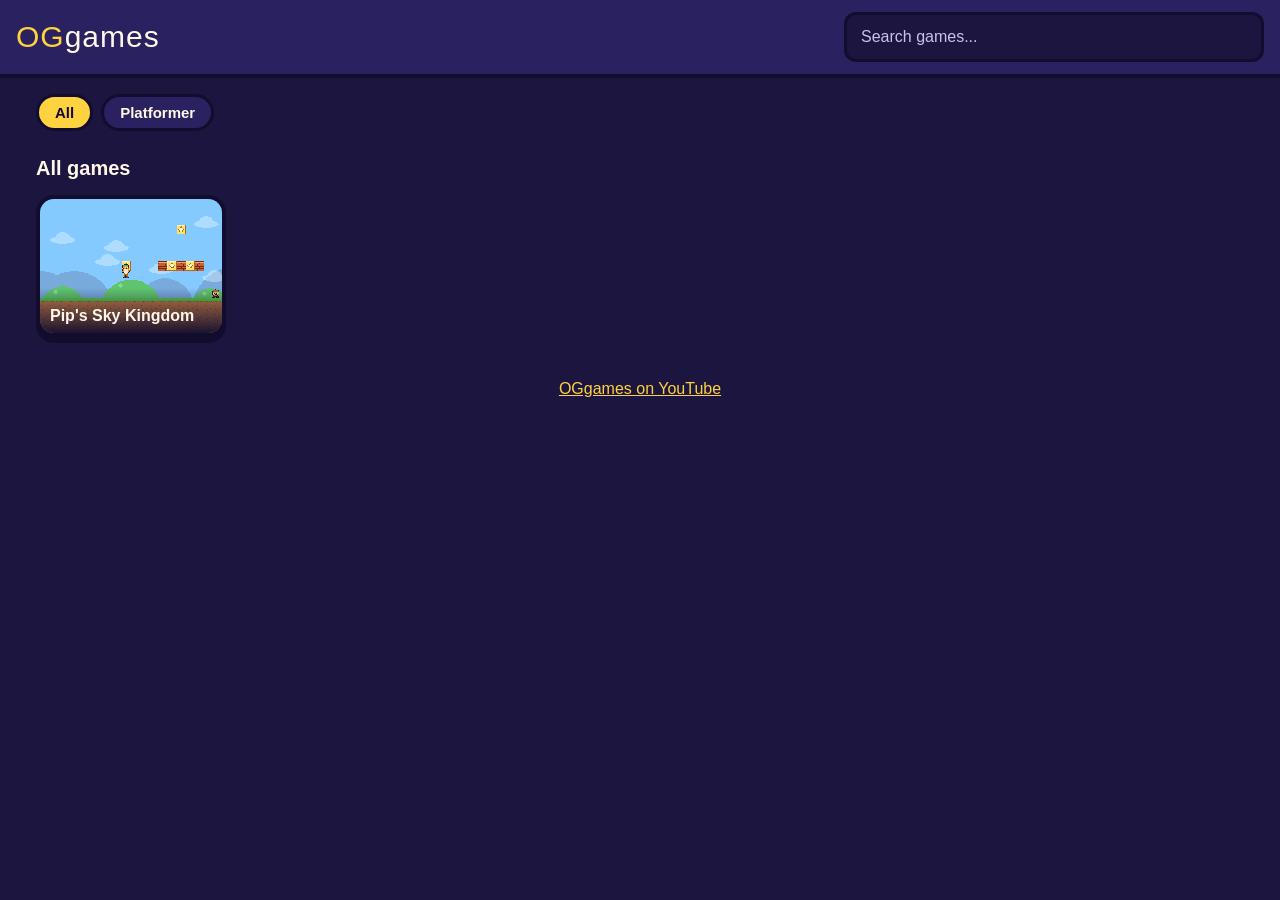
<file: index.html>
<!doctype html>
<html lang="en">
<head>
<meta charset="utf-8">
<meta name="viewport" content="width=device-width, initial-scale=1">
<title>OGgames - Free games you can play right now</title>
<meta name="description" content="Free browser games on OGgames. No downloads, just click and play.">
<link rel="stylesheet" href="assets/style.css">
</head>
<body>
<header class="top">
  <a class="logo" href="index.html"><span>OG</span>games</a>
  <label class="search">
    <span class="sr">Search games</span>
    <input id="search" type="search" placeholder="Search games..." autocomplete="off">
  </label>
  <a class="btn ghost top-link" href="feedback.html" data-feedback hidden>Feedback</a>
</header>

<main class="page">
  <nav id="chips" class="chips" aria-label="Game categories"></nav>
  <section id="recent-wrap" hidden>
    <h2>Keep playing</h2>
    <div id="recent" class="grid"></div>
  </section>
  <section>
    <h2 id="grid-title">All games</h2>
    <div id="grid" class="grid"></div>
    <p id="empty" class="empty" hidden>No games match that search.</p>
  </section>
</main>

<footer class="foot">
  <a href="https://www.youtube.com/channel/UCQ1P8B75CzSpf7KZPjvYejQ" target="_blank" rel="noopener">OGgames on YouTube</a>
  <span data-feedback hidden>&nbsp;&middot;&nbsp; <a href="feedback.html">Send feedback or report a bug</a></span>
</footer>

<script src="games.js"></script>
<script src="assets/feedback-config.js"></script>
<script src="assets/app.js"></script>
<script>OG.home();</script>
</body>
</html>
</file>
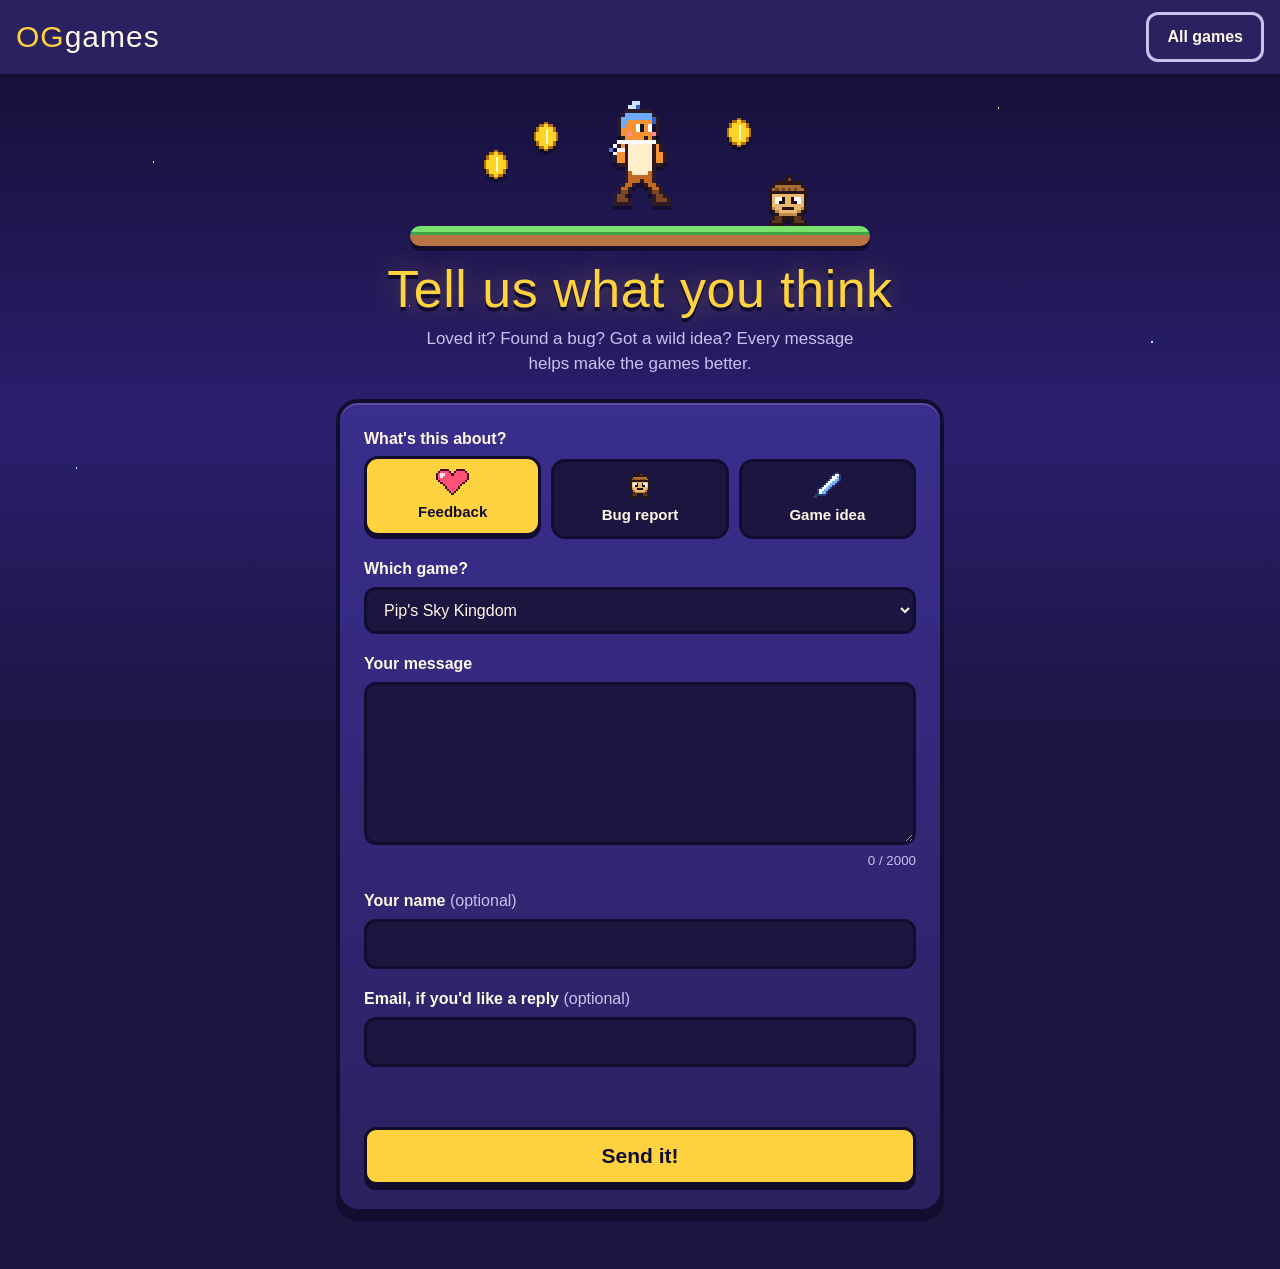
<file: feedback.html>
<!doctype html>
<html lang="en">
<head>
<meta charset="utf-8">
<meta name="viewport" content="width=device-width, initial-scale=1">
<title>Feedback - OGgames</title>
<meta name="description" content="Send feedback or report a bug in a game on OGgames.">
<link rel="stylesheet" href="assets/style.css">
<link rel="stylesheet" href="assets/feedback.css">
</head>
<body class="fb-body">
<header class="top">
  <a class="logo" href="index.html"><span>OG</span>games</a>
  <a class="btn ghost" href="index.html">All games</a>
</header>

<main class="fb-page">
  <section class="fb-hero">
    <div class="fb-scene" aria-hidden="true">
      <img class="fb-coin c1" src="assets/art/coin.svg" alt="">
      <img class="fb-coin c2" src="assets/art/coin.svg" alt="">
      <img class="fb-coin c3" src="assets/art/coin.svg" alt="">
      <img class="fb-pip" src="assets/art/pip-fly.svg" alt="">
      <img class="fb-nut" src="assets/art/nutling.svg" alt="">
      <div class="fb-ground"></div>
    </div>
    <h1>Tell us what you think</h1>
    <p>Loved it? Found a bug? Got a wild idea? Every message helps make the games better.</p>
  </section>

  <form id="fb-form" class="fb-card" novalidate>
    <fieldset class="fb-types">
      <legend>What's this about?</legend>
      <label><input type="radio" name="type" value="Feedback" checked><span><img src="assets/art/heart.svg" alt="">Feedback</span></label>
      <label><input type="radio" name="type" value="Bug report"><span><img src="assets/art/nutling.svg" alt="">Bug report</span></label>
      <label><input type="radio" name="type" value="Game idea"><span><img src="assets/art/feather.svg" alt="">Game idea</span></label>
    </fieldset>

    <label class="fb-field">
      <span>Which game?</span>
      <select id="fb-game" name="game"></select>
    </label>

    <label class="fb-field" id="fb-steps-wrap" hidden>
      <span>How can we make the bug happen?</span>
      <textarea id="fb-steps" name="steps" rows="3" maxlength="1000" placeholder="1. I went to World 2&#10;2. I jumped into the lava&#10;3. ..."></textarea>
    </label>

    <label class="fb-field">
      <span id="fb-message-label">Your message</span>
      <textarea id="fb-message" name="message" rows="6" maxlength="2000" required aria-describedby="fb-count"></textarea>
      <small id="fb-count" class="fb-count">0 / 2000</small>
    </label>

    <label class="fb-field">
      <span>Your name <em>(optional)</em></span>
      <input id="fb-name" name="name" type="text" maxlength="60" autocomplete="nickname">
    </label>

    <label class="fb-field">
      <span>Email, if you'd like a reply <em>(optional)</em></span>
      <input id="fb-email" name="email" type="email" maxlength="120" autocomplete="email">
    </label>

    <!-- bots fill this in, people never see it -->
    <input class="fb-trap" id="fb-website" name="website" type="text" tabindex="-1" autocomplete="off" aria-hidden="true">

    <p id="fb-device-note" class="fb-note" hidden>Bug reports also include your browser and device type, to help track the bug down.</p>
    <p id="fb-status" class="fb-status" role="status" aria-live="polite"></p>
    <button id="fb-send" class="btn fb-send" type="submit">Send it!</button>
  </form>

  <section id="fb-thanks" class="fb-card fb-thanks" hidden tabindex="-1">
    <img src="assets/art/pip-fly.svg" alt="">
    <h2>Thanks! We got it.</h2>
    <p>Your message is on its way. Now go beat that high score.</p>
    <a class="btn" href="index.html">Back to the games</a>
    <button id="fb-again" class="btn ghost" type="button">Send another</button>
  </section>
</main>

<script src="games.js"></script>
<script src="assets/feedback-config.js"></script>
<script src="assets/feedback.js"></script>
</body>
</html>
</file>
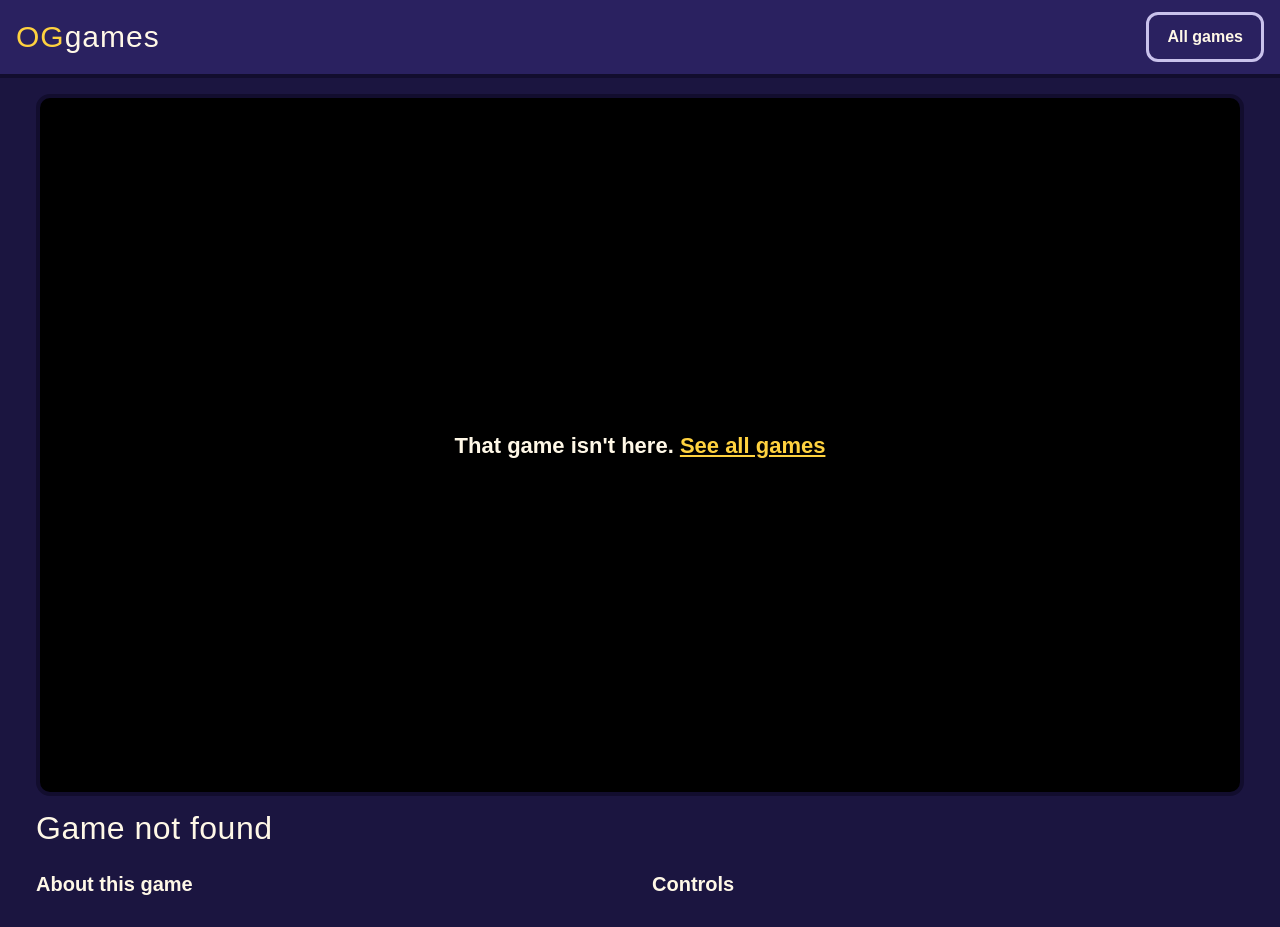
<file: game.html>
<!doctype html>
<html lang="en">
<head>
<meta charset="utf-8">
<meta name="viewport" content="width=device-width, initial-scale=1, viewport-fit=cover">
<title>Play on OGgames</title>
<link rel="preconnect" href="https://pygame-web.github.io" crossorigin>
<link rel="stylesheet" href="assets/style.css">
</head>
<body>
<header class="top">
  <a class="logo" href="index.html"><span>OG</span>games</a>
  <a class="btn ghost" href="index.html">All games</a>
  <a class="btn ghost top-link" href="feedback.html" data-feedback hidden>Feedback</a>
</header>

<main class="page">
  <div id="stage" class="stage">
    <button id="exit-full" class="exit-full" type="button" aria-label="Leave full screen">&times;</button>
    <div id="loader" class="loader" hidden>
      <div class="loader-box">
        <img id="loader-pic" class="loader-pic" alt="">
        <div id="loader-name" class="loader-name"></div>
        <div class="loader-bar" id="loader-bar" role="progressbar" aria-label="Loading" aria-valuemin="0" aria-valuemax="100"><span id="loader-fill"></span></div>
        <div id="loader-text" class="loader-text" aria-live="polite"></div>
        <button id="loader-play" class="btn loader-play" type="button" hidden>PLAY</button>
        <div id="loader-tip" class="loader-tip"></div>
      </div>
    </div>
  </div>
  <div class="bar">
    <h1 id="name"></h1>
    <button id="fullscreen" class="btn" type="button">Fullscreen</button>
  </div>
  <div class="info">
    <div>
      <h2>About this game</h2>
      <p id="about"></p>
    </div>
    <div>
      <h2>Controls</h2>
      <p id="controls"></p>
    </div>
  </div>
  <section id="more-wrap" hidden>
    <h2>More games</h2>
    <div id="more" class="grid"></div>
  </section>
</main>

<div id="popup" class="popup" role="dialog" aria-modal="true" aria-labelledby="popup-title" hidden>
  <div class="card">
    <div class="stars" aria-hidden="true">★ ★ ★</div>
    <h2 id="popup-title"></h2>
    <p>That was seriously impressive! Want more games and tutorials? Come hang out on my YouTube channel. New stuff drops there first.</p>
    <a id="popup-link" class="btn yt" target="_blank" rel="noopener">Go to my YouTube channel</a>
    <button id="popup-close" class="btn ghost" type="button">Keep playing</button>
  </div>
</div>

<div id="ask-feedback" class="popup" role="dialog" aria-modal="true" aria-labelledby="ask-title" hidden>
  <div class="card">
    <h2 id="ask-title">Having Fun?</h2>
    <p>Send feedback to improve our games!</p>
    <a id="ask-send" class="btn" href="feedback.html?game=pips-sky-kingdom" target="_blank" rel="noopener">Send feedback</a>
    <button id="ask-close" class="btn ghost" type="button">Not now</button>
  </div>
</div>

<script src="games.js"></script>
<script src="assets/feedback-config.js"></script>
<script src="assets/app.js"></script>
<script>OG.play();</script>
</body>
</html>
</file>
<file: assets/style.css>
:root {
  --bg: #1b1540;
  --panel: #2a2160;
  --ink: #fff8e7;
  --soft: #c9c2ec;
  --yellow: #ffd23f;
  --pink: #ff5d8f;
  --line: #120d2e;
}
* { box-sizing: border-box; }
body {
  margin: 0;
  background: var(--bg);
  color: var(--ink);
  font: 16px/1.5 "Trebuchet MS", Verdana, sans-serif;
}
a { color: var(--yellow); }
[hidden] { display: none !important; }
.sr { position: absolute; width: 1px; height: 1px; overflow: hidden; clip-path: inset(50%); }

.top {
  display: flex; align-items: center; gap: 16px;
  padding: 12px 16px;
  background: var(--panel);
  border-bottom: 4px solid var(--line);
  position: sticky; top: 0; z-index: 5;
}
.logo { font: 400 30px/1 Impact, "Arial Black", sans-serif; letter-spacing: 1px; color: var(--ink); text-decoration: none; }
.logo span { color: var(--yellow); }
.search { flex: 1; min-width: 0; max-width: 420px; margin-left: auto; }
.search input {
  width: 100%; padding: 10px 14px; font: inherit; color: var(--ink);
  background: var(--bg); border: 3px solid var(--line); border-radius: 12px;
}
.search input::placeholder { color: var(--soft); }
.logo + .btn { margin-left: auto; }
@media (max-width: 520px) { .top { gap: 8px; } .top .btn { padding: 8px 10px; font-size: 14px; } }

.page { max-width: 1240px; margin: 0 auto; padding: 16px; }
h1 { font: 400 32px/1.15 Impact, "Arial Black", sans-serif; letter-spacing: .5px; margin: 0; }
h2 { font-size: 20px; margin: 22px 0 12px; }

.chips { display: flex; flex-wrap: wrap; gap: 8px; }
.chip {
  padding: 7px 16px; font-family: inherit; font-size: 15px; font-weight: 700; cursor: pointer;
  color: var(--ink); background: var(--panel);
  border: 3px solid var(--line); border-radius: 999px;
}
.chip.on { background: var(--yellow); color: var(--line); }

.grid { display: grid; grid-template-columns: repeat(auto-fill, minmax(170px, 1fr)); gap: 14px; }
.tile {
  position: relative; display: block; aspect-ratio: 4 / 3; overflow: hidden;
  background: var(--panel);
  border: 4px solid var(--line); border-radius: 18px;
  box-shadow: 0 6px 0 var(--line);
  color: var(--ink); text-decoration: none;
  transition: transform .12s, box-shadow .12s;
}
.tile img { width: 100%; height: 100%; object-fit: cover; display: block; image-rendering: pixelated; }
.tile-name {
  position: absolute; left: 0; right: 0; bottom: 0;
  padding: 18px 10px 8px; font-weight: 700; line-height: 1.2;
  background: linear-gradient(transparent, rgba(18, 13, 46, .95));
}
.tile:hover, .tile:focus-visible { transform: translateY(-4px) rotate(-1deg); box-shadow: 0 10px 0 var(--line); outline: none; border-color: var(--yellow); }
.soon {
  position: absolute; top: 8px; right: 8px; padding: 2px 8px;
  font-size: 12px; font-weight: 700; color: var(--line);
  background: var(--yellow); border-radius: 8px;
}
.empty { color: var(--soft); }

.stage {
  width: 100%; max-height: 78vh; aspect-ratio: 4 / 3; margin: 0 auto;
  background: #000; border: 4px solid var(--line); border-radius: 14px; overflow: hidden;
  display: flex; align-items: center; justify-content: center;
}
.stage iframe { width: 100%; height: 100%; border: 0; display: block; }
.stage:fullscreen { max-height: none; border: 0; border-radius: 0; }
.stage-msg { padding: 24px; font-size: 22px; font-weight: 700; text-align: center; }

.bar { display: flex; align-items: center; justify-content: space-between; gap: 12px; flex-wrap: wrap; margin-top: 14px; }
.info { display: grid; grid-template-columns: repeat(auto-fit, minmax(260px, 1fr)); gap: 0 24px; }
.info p { margin: 0; color: var(--soft); }

.btn {
  display: inline-block; padding: 10px 18px; font-family: inherit; font-size: 16px; font-weight: 700; cursor: pointer;
  color: var(--line); background: var(--yellow);
  border: 3px solid var(--line); border-radius: 12px; text-decoration: none; text-align: center;
}
.btn.ghost { color: var(--ink); background: transparent; border-color: var(--soft); }
.btn.yt { color: #fff; background: #d6202a; font-size: 18px; }

.popup {
  position: fixed; inset: 0; z-index: 20; padding: 16px;
  display: flex; align-items: center; justify-content: center;
  background: rgba(10, 7, 30, .82);
}
.card {
  width: 100%; max-width: 440px; padding: 24px; text-align: center;
  display: flex; flex-direction: column; gap: 12px;
  background: var(--panel); border: 4px solid var(--yellow); border-radius: 20px;
  box-shadow: 0 10px 0 var(--line);
}
.card h2 { margin: 0; font: 400 32px/1.15 Impact, "Arial Black", sans-serif; color: var(--yellow); }
.card p { margin: 0; }
.stars { font-size: 28px; color: var(--yellow); letter-spacing: 6px; }

.foot { padding: 24px 16px; text-align: center; color: var(--soft); }

@media (max-width: 520px) {
  .logo { font-size: 24px; }
  .grid { grid-template-columns: repeat(2, 1fr); }
  h1 { font-size: 24px; }
}
@media (prefers-reduced-motion: reduce) {
  .tile { transition: none; }
  .tile:hover, .tile:focus-visible { transform: none; }
}

.stage { position: relative; }
.loader {
  position: absolute; inset: 0; z-index: 2; cursor: pointer;
  display: flex; align-items: center; justify-content: center; padding: 16px;
  background: radial-gradient(circle at 50% 35%, #3b2e8c, var(--bg) 70%);
}
.loader-box { width: 100%; max-width: 440px; display: flex; flex-direction: column; align-items: center; gap: 10px; text-align: center; }
.loader-pic {
  width: 180px; max-width: 45%; aspect-ratio: 4 / 3; object-fit: cover; image-rendering: pixelated;
  border: 4px solid var(--line); border-radius: 16px; box-shadow: 0 6px 0 var(--line);
  animation: bob 1.4s ease-in-out infinite;
}
.loader-name { font: 400 clamp(24px, 4vw, 36px)/1.1 Impact, "Arial Black", sans-serif; letter-spacing: .5px; color: var(--yellow); }
.loader-bar { width: 100%; height: 22px; padding: 3px; background: var(--line); border-radius: 11px; overflow: hidden; }
.loader-bar span {
  display: block; height: 100%; width: 1%; border-radius: 8px; transition: width .15s linear;
  background: repeating-linear-gradient(90deg, var(--yellow) 0 18px, #ffb627 18px 36px);
}
.loader-text { min-height: 24px; font-weight: 700; }
.loader-play { padding: 12px 54px; font-size: 24px; animation: pulse 1s ease-in-out infinite; }
.loader-tip { min-height: 24px; color: var(--soft); font-size: 15px; }
@keyframes bob { 50% { transform: translateY(-8px); } }
@keyframes pulse { 50% { transform: scale(1.07); } }
@media (max-height: 520px) { .loader-pic { display: none; } }
@media (prefers-reduced-motion: reduce) {
  .loader-pic, .loader-play { animation: none; }
}

/* full screen: works on every phone, including iPhones */
.exit-full { display: none; }
body.game-full { overflow: hidden; overscroll-behavior: none; }
body.game-full .top { display: none; }
body.game-full .stage {
  position: fixed; inset: 0; z-index: 10; width: 100vw; height: 100vh; height: 100dvh; max-height: none; aspect-ratio: auto;
  margin: 0; border: 0; border-radius: 0; touch-action: none;
}
body.game-full .exit-full {
  display: block; position: absolute; z-index: 4;
  top: 3px; left: 5px;
  width: 34px; height: 34px; padding: 0; font-family: inherit; font-size: 24px; font-weight: 700; line-height: 1; color: #fff; cursor: pointer;
  background: rgba(18, 13, 46, .75); border: 2px solid rgba(255, 255, 255, .7); border-radius: 50%;
}
</file>
<file: assets/feedback.css>
/* The feedback page: the OG arcade look, drawn sharp at any size. */
.fb-body {
  background-color: #1b1540;
  background-image:
    radial-gradient(1.5px 1.5px at 12% 18%, #fff 50%, transparent 52%),
    radial-gradient(1.5px 1.5px at 78% 12%, #ffe9a8 50%, transparent 52%),
    radial-gradient(1px 1px at 32% 34%, #fff 50%, transparent 52%),
    radial-gradient(2px 2px at 90% 38%, #bfe4ff 50%, transparent 52%),
    radial-gradient(1px 1px at 58% 8%, #fff 50%, transparent 52%),
    radial-gradient(1.5px 1.5px at 6% 52%, #bfe4ff 50%, transparent 52%),
    linear-gradient(180deg, #120d2e 0, #2a1f6e 420px, #1b1540 760px);
  background-repeat: no-repeat;
  background-size: 100% 900px;
}
.fb-page { max-width: 640px; margin: 0 auto; padding: 0 16px 56px; }
.fb-hero { text-align: center; padding-top: 18px; }
.fb-hero h1 {
  margin: 14px 0 6px; font-size: clamp(34px, 7vw, 52px); color: var(--yellow);
  text-shadow: 0 4px 0 var(--line), 0 0 28px rgba(255, 210, 63, .35);
}
.fb-hero p { margin: 0 auto 22px; max-width: 460px; color: var(--soft); font-size: 17px; }

.fb-scene { position: relative; height: 150px; margin: 0 auto; max-width: 460px; }
.fb-scene img { position: absolute; image-rendering: auto; filter: drop-shadow(0 4px 0 rgba(0, 0, 0, .35)); }
.fb-pip { left: 50%; bottom: 40px; width: 62px; margin-left: -31px; animation: fb-float 1.6s ease-in-out infinite; }
.fb-nut { left: 78%; bottom: 20px; width: 38px; }
.fb-coin { width: 24px; animation: fb-spin 1.4s ease-in-out infinite; }
.c1 { left: 16%; top: 54px; }
.c2 { left: 27%; top: 26px; animation-delay: .2s; }
.c3 { left: 69%; top: 22px; animation-delay: .4s; }
.fb-ground {
  position: absolute; left: 0; right: 0; bottom: 0; height: 20px; border-radius: 10px;
  background: linear-gradient(180deg, #7be36d 0 6px, #3fa54a 6px 9px, #b97543 9px);
  box-shadow: 0 5px 0 var(--line);
}
@keyframes fb-float { 50% { transform: translateY(-14px) rotate(-3deg); } }
@keyframes fb-spin { 50% { transform: scaleX(.25); } }

.fb-card {
  display: flex; flex-direction: column; gap: 18px; padding: 24px;
  background: linear-gradient(180deg, #3a2e8e, #2a2160);
  border: 4px solid var(--line); border-radius: 22px;
  box-shadow: 0 8px 0 var(--line), inset 0 2px 0 rgba(255, 255, 255, .16);
}
.fb-card[hidden] { display: none; }
.fb-types { display: grid; grid-template-columns: repeat(3, 1fr); gap: 10px; margin: 0; padding: 0; border: 0; }
.fb-types legend { margin-bottom: 8px; padding: 0; font-weight: 700; }
.fb-types input { position: absolute; opacity: 0; width: 1px; height: 1px; }
.fb-types span {
  display: flex; flex-direction: column; align-items: center; gap: 6px; min-height: 76px; padding: 10px 4px;
  font-weight: 700; font-size: 15px; text-align: center; cursor: pointer;
  background: var(--bg); border: 3px solid var(--line); border-radius: 14px;
  transition: transform .1s;
}
.fb-types img { height: 26px; }
.fb-types input:checked + span { color: var(--line); background: var(--yellow); transform: translateY(-3px); box-shadow: 0 3px 0 var(--line); }
.fb-types input:focus-visible + span { outline: 3px solid #fff; outline-offset: 2px; }

.fb-field { display: flex; flex-direction: column; gap: 6px; font-weight: 700; }
.fb-field[hidden] { display: none; }
.fb-field em { font-style: normal; font-weight: 400; color: var(--soft); }
.fb-field input, .fb-field select, .fb-field textarea {
  width: 100%; padding: 11px 13px; font: 400 16px/1.4 "Trebuchet MS", Verdana, sans-serif; color: var(--ink);
  background: var(--bg); border: 3px solid var(--line); border-radius: 12px; resize: vertical;
}
.fb-field select option { color: var(--ink); background: var(--bg); }
.fb-field input:focus, .fb-field select:focus, .fb-field textarea:focus { outline: 3px solid var(--yellow); outline-offset: 1px; }
.fb-field [aria-invalid="true"] { border-color: var(--pink); }
.fb-field ::placeholder { color: #8f88bd; }
.fb-count { align-self: flex-end; font-weight: 400; color: var(--soft); }
.fb-trap { position: absolute; left: -9999px; width: 1px; height: 1px; opacity: 0; }
.fb-note { margin: 0; font-size: 14px; color: var(--soft); }
.fb-status { margin: 0; min-height: 24px; font-weight: 700; color: #b9f6b0; text-align: center; }
.fb-status.bad { color: #ffb3c9; }
.fb-send { padding: 14px; font-size: 21px; box-shadow: 0 5px 0 var(--line); }
.fb-send:disabled { opacity: .6; cursor: wait; }
.fb-thanks { align-items: center; text-align: center; outline: none; }
.fb-thanks > img { width: 70px; animation: fb-float 1.6s ease-in-out infinite; }
.fb-thanks h2 { margin: 0; font: 400 34px/1.1 Impact, "Arial Black", sans-serif; color: var(--yellow); }
.fb-thanks p { margin: 0; color: var(--soft); }
.fb-thanks .btn { width: 100%; max-width: 280px; }

@media (max-width: 440px) {
  .fb-card { padding: 18px; }
  .fb-types span { font-size: 14px; }
}
@media (prefers-reduced-motion: reduce) {
  .fb-pip, .fb-coin, .fb-thanks > img { animation: none; }
}
</file>
